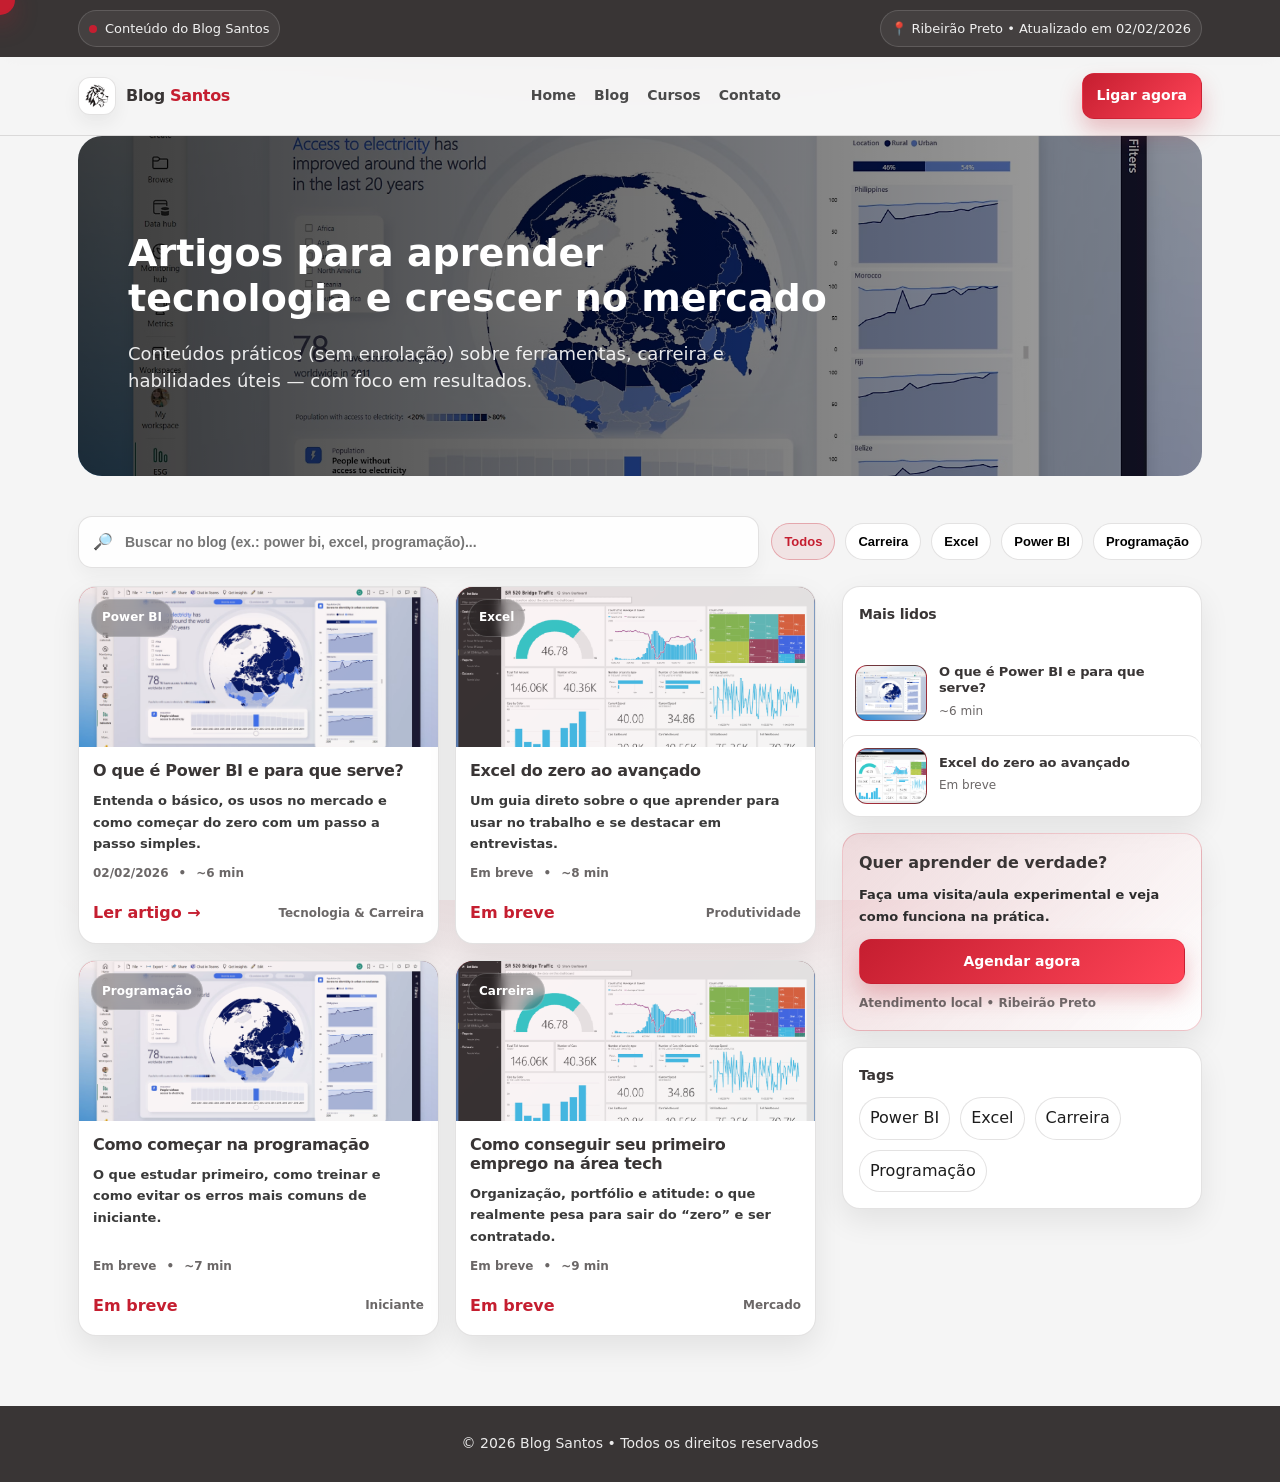
<file: index.html>
<!doctype html>
<html lang="pt-BR">
<head>
  <meta charset="utf-8" />
  <meta name="viewport" content="width=device-width, initial-scale=1" />
  <meta name="theme-color" content="#c51e30" />
  <link rel="stylesheet" href="assets/css/style.css">

  <title>Blog Santos — Artigos</title>
  <meta name="description" content="Blog Santos: artigos sobre tecnologia, carreira e ferramentas como Excel, Power BI e programação." />

  <meta property="og:type" content="website" />
  <meta property="og:locale" content="pt_BR" />
  <meta property="og:title" content="Blog Santos — Artigos" />
  <meta property="og:description" content="Conteúdos para aprender tecnologia, carreira e ferramentas do mercado." />
  <meta property="og:image" content="assets/img/blog/powerbi-hero.avif" />
  <meta name="twitter:card" content="summary_large_image" />

  <link rel="icon" type="image/png" href="assets/img/brand/logo-sg-preta.png" />

</head>

<body>
  <div class="topbar">
    <div class="container">
      <div class="topbar__row">
        <div class="pill"><span class="dot" aria-hidden="true"></span> Conteúdo do Blog Santos</div>
        <div class="pill">📍 Ribeirão Preto • Atualizado em 02/02/2026</div>
      </div>
    </div>
  </div>

  <header>
    <div class="container">
      <div class="nav">
        <a class="brand" href="index.html" aria-label="Ir para o início do blog">
          <img class="brand__logo" src="assets/img/brand/logo-sg-preta.png" alt="Santos Games" width="38" height="38" loading="eager" />
          <span>Blog <span style="color:var(--red)">Santos</span></span>
        </a>

        <nav class="menu" aria-label="Menu">
          <a href="index.html">Home</a>
          <a href="#artigos">Blog</a>
          <a href="#">Cursos</a>
          <a href="#">Contato</a>
        </nav>

        <a class="btn btn--primary" href="tel:+5516992578710">Ligar agora</a>
      </div>
    </div>
  </header>

  <main class="container">

    <section class="hero-blog">
      <div class="hero-overlay"></div>

      <div class="hero-content">
        <h1>Artigos para aprender tecnologia e crescer no mercado</h1>
        <p>
          Conteúdos práticos (sem enrolação) sobre ferramentas, carreira e habilidades úteis — com foco em resultados.
        </p>
      </div>
    </section>

    <div class="controls" aria-label="Busca e filtros">
      <div class="search" role="search">
        <span aria-hidden="true">🔎</span>
        <input id="searchInput" type="search" placeholder="Buscar no blog (ex.: power bi, excel, programação)..." autocomplete="off" />
      </div>

      <div class="filter" aria-label="Filtros">
        <button class="chip" data-filter="todos" aria-pressed="true" type="button">Todos</button>
        <button class="chip" data-filter="carreira" aria-pressed="false" type="button">Carreira</button>
        <button class="chip" data-filter="excel" aria-pressed="false" type="button">Excel</button>
        <button class="chip" data-filter="powerbi" aria-pressed="false" type="button">Power BI</button>
        <button class="chip" data-filter="programacao" aria-pressed="false" type="button">Programação</button>
      </div>
    </div>

    <div class="grid" id="artigos">
      <section aria-label="Lista de artigos">
        <div class="cards" id="cards">
          <article class="card" data-tags="powerbi carreira dados">
            <div class="card__thumb">
              <img src="assets/img/blog/powerbi-hero.avif" alt="Power BI" loading="lazy">
              <div class="badge">Power BI</div>
            </div>
            <div class="card__body">
              <h2 class="card__title">O que é Power BI e para que serve?</h2>
              <p class="card__desc">Entenda o básico, os usos no mercado e como começar do zero com um passo a passo simples.</p>
              <div class="card__meta">
                <span>02/02/2026</span><span>•</span><span>~6 min</span>
              </div>
              <div class="card__cta">
                <a href="post-powerbi.html">Ler artigo →</a>
                <span style="color:var(--muted);font-size:12px;font-weight:800;">Tecnologia & Carreira</span>
              </div>
            </div>
          </article>

          <article class="card" data-tags="excel carreira">
            <div class="card__thumb">
              <img src="assets/img/blog/powerbi-mobile.png" alt="Excel" loading="lazy">
              <div class="badge">Excel</div>
            </div>
            <div class="card__body">
              <h2 class="card__title">Excel do zero ao avançado</h2>
              <p class="card__desc">Um guia direto sobre o que aprender para usar no trabalho e se destacar em entrevistas.</p>
              <div class="card__meta">
                <span>Em breve</span><span>•</span><span>~8 min</span>
              </div>
              <div class="card__cta">
                <a href="#" onclick="return false;">Em breve</a>
                <span style="color:var(--muted);font-size:12px;font-weight:800;">Produtividade</span>
              </div>
            </div>
          </article>

          <article class="card" data-tags="programacao carreira">
            <div class="card__thumb">
              <img src="assets/img/blog/powerbi-hero.avif" alt="Programação" loading="lazy" style="filter:saturate(0.9) contrast(1.05);">
              <div class="badge">Programação</div>
            </div>
            <div class="card__body">
              <h2 class="card__title">Como começar na programação</h2>
              <p class="card__desc">O que estudar primeiro, como treinar e como evitar os erros mais comuns de iniciante.</p>
              <div class="card__meta">
                <span>Em breve</span><span>•</span><span>~7 min</span>
              </div>
              <div class="card__cta">
                <a href="#" onclick="return false;">Em breve</a>
                <span style="color:var(--muted);font-size:12px;font-weight:800;">Iniciante</span>
              </div>
            </div>
          </article>

          <article class="card" data-tags="carreira">
            <div class="card__thumb">
              <img src="assets/img/blog/powerbi-mobile.png" alt="Carreira" loading="lazy">
              <div class="badge">Carreira</div>
            </div>
            <div class="card__body">
              <h2 class="card__title">Como conseguir seu primeiro emprego na área tech</h2>
              <p class="card__desc">Organização, portfólio e atitude: o que realmente pesa para sair do “zero” e ser contratado.</p>
              <div class="card__meta">
                <span>Em breve</span><span>•</span><span>~9 min</span>
              </div>
              <div class="card__cta">
                <a href="#" onclick="return false;">Em breve</a>
                <span style="color:var(--muted);font-size:12px;font-weight:800;">Mercado</span>
              </div>
            </div>
          </article>
        </div>
      </section>

      <aside>
        <section class="side" aria-label="Mais lidos">
          <div class="side__pad">
            <h2 class="side__title">Mais lidos</h2>
          </div>

          <a class="mini" href="post-powerbi.html">
            <div class="mini__thumb">
              <img src="assets/img/blog/powerbi-hero.avif" alt="Power BI" loading="lazy">
            </div>
            <div>
              <strong>O que é Power BI e para que serve?</strong>
              <span>~6 min</span>
            </div>
          </a>

          <a class="mini" href="#" onclick="return false;">
            <div class="mini__thumb">
              <img src="assets/img/blog/powerbi-mobile.png" alt="Excel" loading="lazy">
            </div>
            <div>
              <strong>Excel do zero ao avançado</strong>
              <span>Em breve</span>
            </div>
          </a>
        </section>

        <section class="side cta" aria-label="Chamada para ação">
          <h2>Quer aprender de verdade?</h2>
          <p>Faça uma visita/aula experimental e veja como funciona na prática.</p>
          <a class="btn btn--primary" href="#">Agendar agora</a>
          <div style="margin-top:10px;font-size:12px;color:rgba(0,0,0,.55);font-weight:800;">
            Atendimento local • Ribeirão Preto
          </div>
        </section>

        <section class="side" aria-label="Tags">
          <div class="side__pad">
            <h2 class="side__title">Tags</h2>
            <div style="display:flex;flex-wrap:wrap;gap:10px;">
              <span class="pill" style="color:#1d1d1d;border-color:var(--border);background:#fff;">Power BI</span>
              <span class="pill" style="color:#1d1d1d;border-color:var(--border);background:#fff;">Excel</span>
              <span class="pill" style="color:#1d1d1d;border-color:var(--border);background:#fff;">Carreira</span>
              <span class="pill" style="color:#1d1d1d;border-color:var(--border);background:#fff;">Programação</span>
            </div>
          </div>
        </section>
      </aside>
    </div>
  </main>

  <footer>
    <div class="container">
      <div class="footer__row">
        <div>© 2026 Blog Santos • Todos os direitos reservados</div>
      </div>
    </div>
  </footer>

  <div class="custom-cursor">

    <span class="cursor-icon">→</span>

  </div>
  
  <script src="assets/js/main.js"></script>

</body>

</html>
</file>
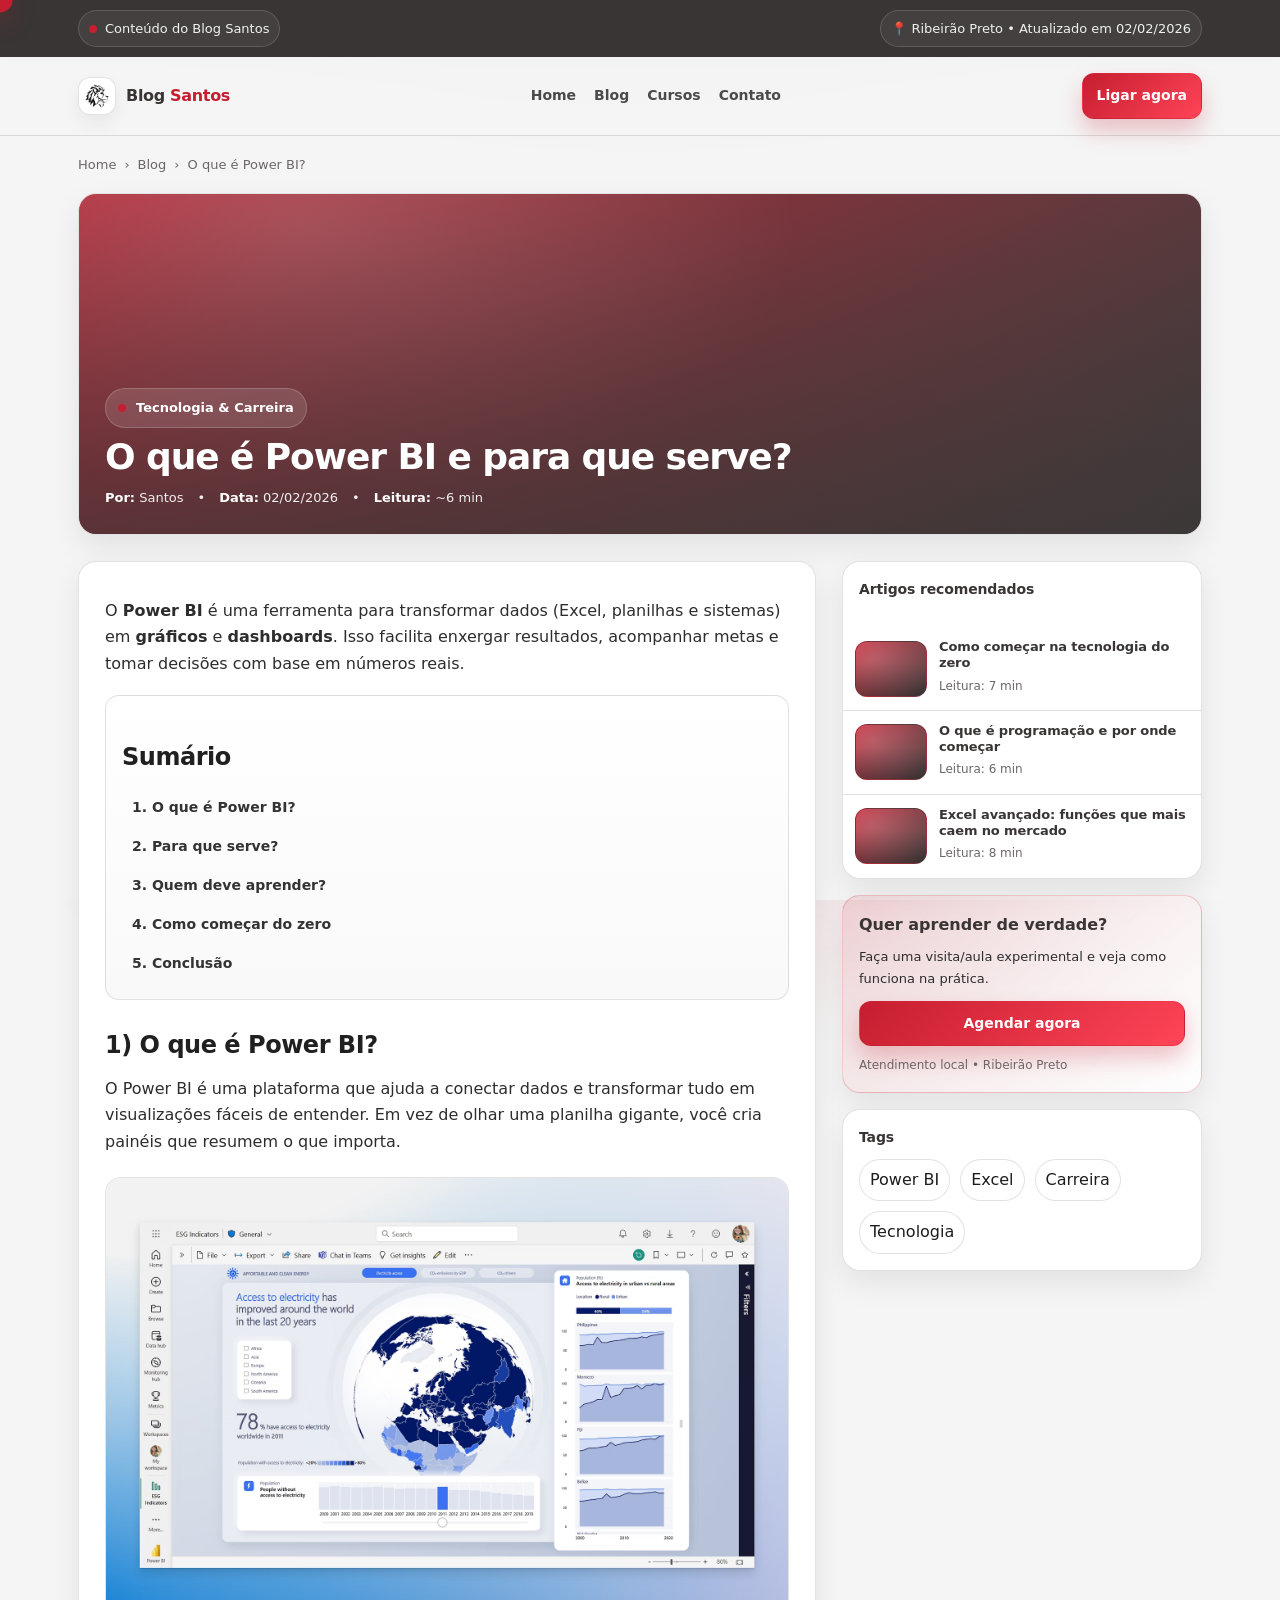
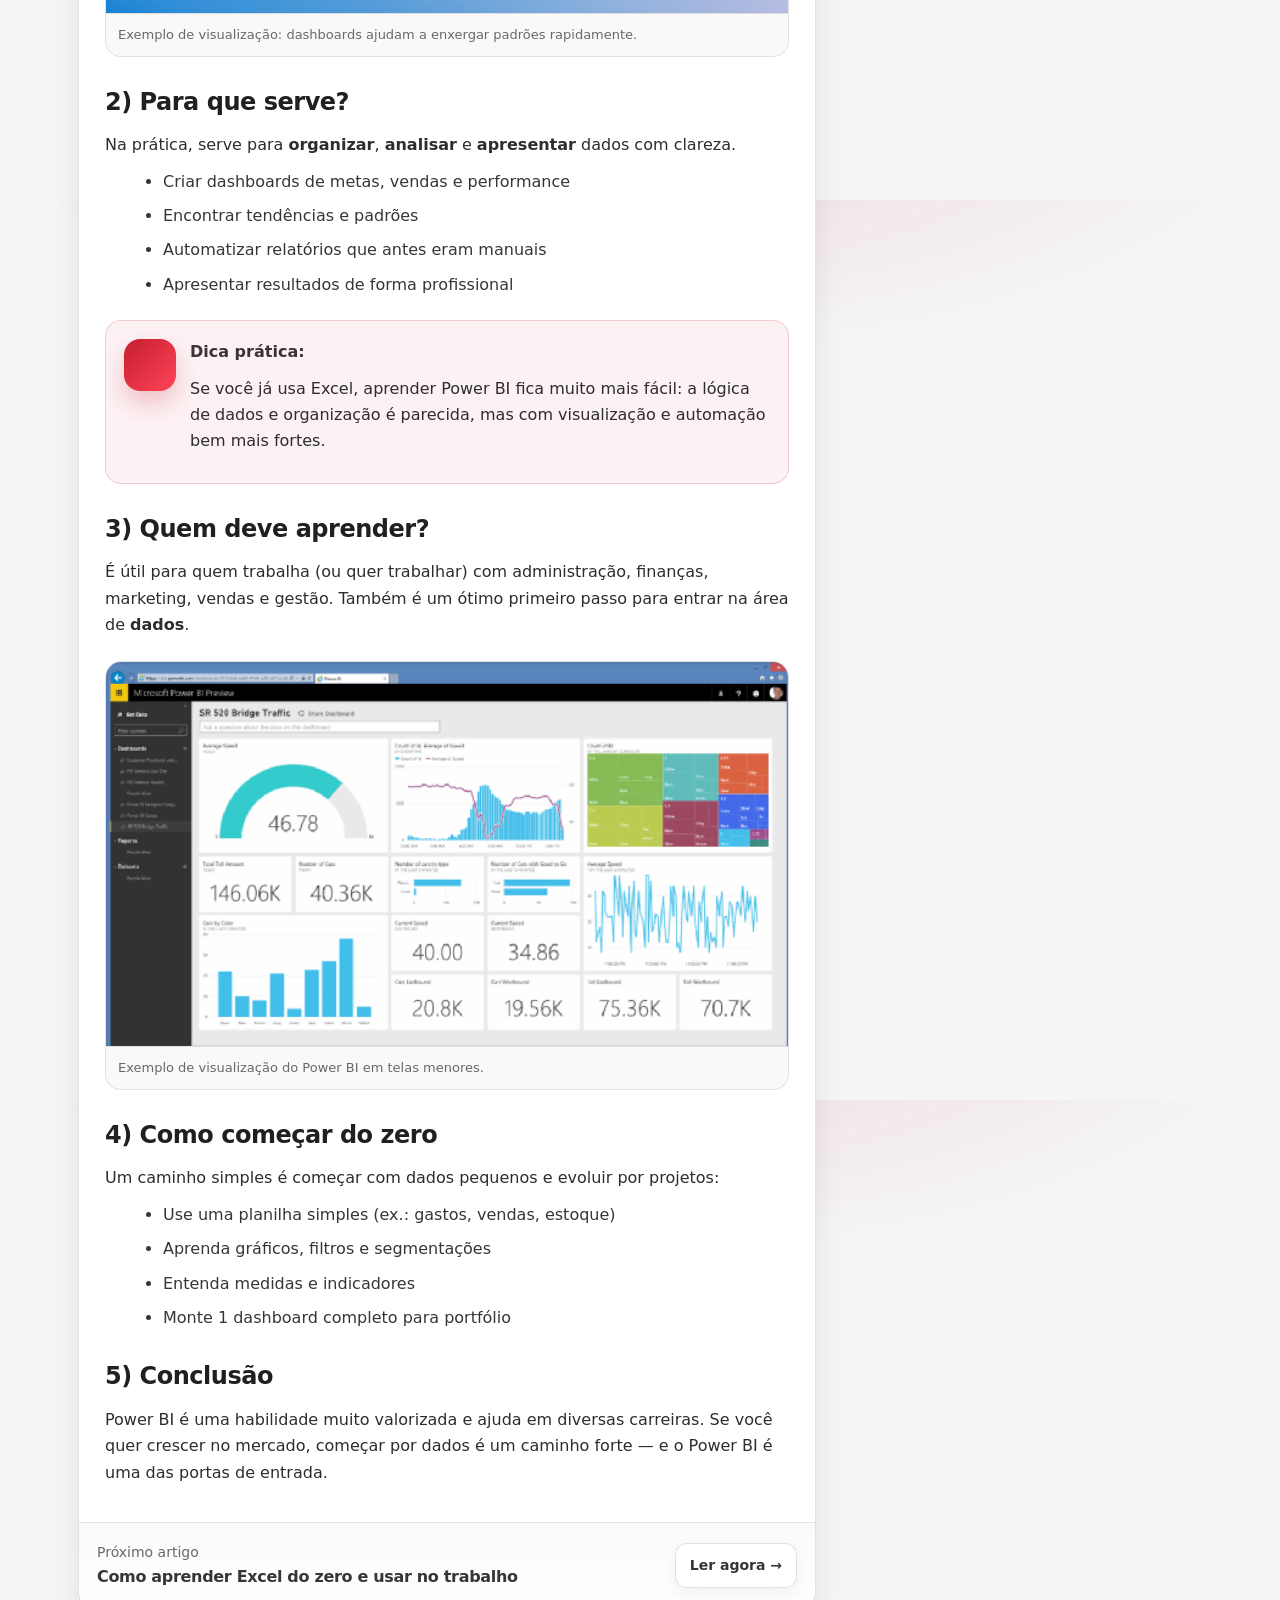
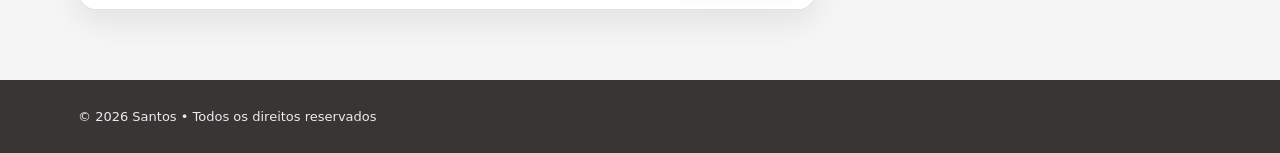
<file: post-powerbi.html>
<!doctype html>
<html lang="pt-BR">
<head>
  <meta charset="utf-8" />
  <meta name="viewport" content="width=device-width, initial-scale=1" />
  <meta name="theme-color" content="#c51e30" />
  <link rel="icon" type="image/png" href="assets/img/brand/logo-sg-preta.png" />
  <link rel="stylesheet" href="assets/css/post-powerbi.css">

  <title>Blog Santos — O que é Power BI?</title>
  <meta name="description" content="Entenda o que é Power BI, para que serve, como funciona e como começar — em um guia direto ao ponto." />

  <!-- Open Graph / Social (sem links externos) -->
  <meta property="og:type" content="article" />
  <meta property="og:locale" content="pt_BR" />
  <meta property="og:title" content="O que é Power BI? Para que serve e como funciona" />
  <meta property="og:description" content="Guia prático: conceitos, exemplos e primeiros passos no Power BI." />
  <!-- Troque pelo caminho da sua imagem local (ex.: assets/img/blog/powerbi-og.jpg) -->
  <meta property="og:image" content="assets/img/blog/powerbi-hero.avif" />
  <meta name="twitter:card" content="summary_large_image" />

</head>

<body>
  <!-- Barra superior -->
  <div class="topbar">
    <div class="container">
      <div class="topbar__row">
        <div class="pill"><span class="dot" aria-hidden="true"></span> Conteúdo do Blog Santos</div>
        <div class="pill">📍 Ribeirão Preto • Atualizado em 02/02/2026</div>
      </div>
    </div>
  </div>

  <!-- Navegação -->
  <header>
    <div class="container">
      <div class="nav">
        <a class="brand" href="index.html">
          <img class="brand__logo" src="assets/img/brand/logo-sg-preta.png" alt="Santos Games" width="38" height="38" loading="eager" />
          <span>Blog <span style="color:var(--red)">Santos</span></span>
        </a>

        <nav class="menu" aria-label="Menu">
          <a href="./index.html">Home</a>
          <a href="index.html#artigos">Blog</a>
          <a href="#">Cursos</a>
          <a href="#">Contato</a>
        </nav>

        <!-- Troque para seu telefone real (ex.: tel:+5516992578710) -->
        <a class="btn btn--primary" href="tel:+5516992578710">Ligar agora</a>
      </div>
    </div>
  </header>

  <main class="container">
    <!-- Breadcrumb -->
    <div class="crumbs" aria-label="Breadcrumb">
      <a href="index.html">Home</a> <span aria-hidden="true">›</span>
      <a href="index.html#artigos">Blog</a> <span aria-hidden="true">›</span>
      <span>O que é Power BI?</span>
    </div>

    <!-- Capa -->
    <section class="hero" aria-label="Capa do artigo">
      <div class="hero__cover">
        <div class="hero__content">
          <div class="kicker"><span class="dot" aria-hidden="true"></span> Tecnologia & Carreira</div>
          <h1>O que é Power BI e para que serve?</h1>
          <div class="meta">
            <span><strong>Por:</strong> Santos</span>
            <span aria-hidden="true">•</span>
            <span><strong>Data:</strong> 02/02/2026</span>
            <span aria-hidden="true">•</span>
            <span><strong>Leitura:</strong> ~6 min</span>
          </div>
        </div>
      </div>
    </section>

    <div class="grid">
      <!-- Artigo -->
      <article>
        <div class="article__inner">
          <p class="intro">
            O <strong>Power BI</strong> é uma ferramenta para transformar dados (Excel, planilhas e sistemas) em
            <strong>gráficos</strong> e <strong>dashboards</strong>. Isso facilita enxergar resultados, acompanhar metas e tomar decisões
            com base em números reais.
          </p>

          <nav class="toc" aria-label="Sumário do artigo">
            <h2>Sumário</h2>
            <a href="#o-que-e">1. O que é Power BI?</a>
            <a href="#para-que-serve">2. Para que serve?</a>
            <a href="#quem-deve-aprender">3. Quem deve aprender?</a>
            <a href="#como-comecar">4. Como começar do zero</a>
            <a href="#conclusao">5. Conclusão</a>
          </nav>

          <h2 id="o-que-e">1) O que é Power BI?</h2>
          <p>
            O Power BI é uma plataforma que ajuda a conectar dados e transformar tudo em visualizações fáceis de entender.
            Em vez de olhar uma planilha gigante, você cria painéis que resumem o que importa.
          </p>

          <figure class="figure">
  <img src="assets/img/blog/powerbi-hero.avif" alt="Exemplo de dashboard no Power BI" loading="lazy">
  <figcaption class="caption">Exemplo de visualização: dashboards ajudam a enxergar padrões rapidamente.</figcaption>
</figure>

          <h2 id="para-que-serve">2) Para que serve?</h2>
          <p>Na prática, serve para <strong>organizar</strong>, <strong>analisar</strong> e <strong>apresentar</strong> dados com clareza.</p>
          <ul>
            <li>Criar dashboards de metas, vendas e performance</li>
            <li>Encontrar tendências e padrões</li>
            <li>Automatizar relatórios que antes eram manuais</li>
            <li>Apresentar resultados de forma profissional</li>
          </ul>

          <div class="callout">
            <div class="callout__icon" aria-hidden="true"></div>
            <div>
              <strong>Dica prática:</strong>
              <p>
                Se você já usa Excel, aprender Power BI fica muito mais fácil: a lógica de dados e organização é parecida,
                mas com visualização e automação bem mais fortes.
              </p>
            </div>
          </div>

          <h2 id="quem-deve-aprender">3) Quem deve aprender?</h2>
          <p>
            É útil para quem trabalha (ou quer trabalhar) com administração, finanças, marketing, vendas e gestão.
            Também é um ótimo primeiro passo para entrar na área de <strong>dados</strong>.
          </p>

          <figure class="figure">
            <img src="assets/img/blog/powerbi-mobile.png" alt="Power BI em visualização mobile" loading="lazy">
            <figcaption class="caption">Exemplo de visualização do Power BI em telas menores.</figcaption>
          </figure>


          <h2 id="como-comecar">4) Como começar do zero</h2>
          <p>Um caminho simples é começar com dados pequenos e evoluir por projetos:</p>
          <ul>
            <li>Use uma planilha simples (ex.: gastos, vendas, estoque)</li>
            <li>Aprenda gráficos, filtros e segmentações</li>
            <li>Entenda medidas e indicadores</li>
            <li>Monte 1 dashboard completo para portfólio</li>
          </ul>

          <h2 id="conclusao">5) Conclusão</h2>
          <p>
            Power BI é uma habilidade muito valorizada e ajuda em diversas carreiras.
            Se você quer crescer no mercado, começar por dados é um caminho forte — e o Power BI é uma das portas de entrada.
          </p>
        </div>

        <div class="next">
          <div class="next__row">
            <div>
              <p class="next__label">Próximo artigo</p>
              <div class="next__title">Como aprender Excel do zero e usar no trabalho</div>
            </div>
            <a class="btn" href="#">Ler agora →</a>
          </div>
        </div>
      </article>

      <!-- Sidebar -->
      <aside>
        <section class="card" aria-label="Artigos recomendados">
          <div class="card__pad">
            <h2 class="card__title">Artigos recomendados</h2>
          </div>

          <a class="mini" href="#">
            <div class="thumb" aria-hidden="true"></div>
            <div>
              <strong>Como começar na tecnologia do zero</strong>
              <span>Leitura: 7 min</span>
            </div>
          </a>

          <a class="mini" href="#">
            <div class="thumb" aria-hidden="true"></div>
            <div>
              <strong>O que é programação e por onde começar</strong>
              <span>Leitura: 6 min</span>
            </div>
          </a>

          <a class="mini" href="#">
            <div class="thumb" aria-hidden="true"></div>
            <div>
              <strong>Excel avançado: funções que mais caem no mercado</strong>
              <span>Leitura: 8 min</span>
            </div>
          </a>
        </section>

        <section class="card cta" aria-label="Chamada para ação">
          <h3>Quer aprender de verdade?</h3>
          <p>Faça uma visita/aula experimental e veja como funciona na prática.</p>
          <a class="btn btn--primary" href="#">Agendar agora</a>
          <div style="margin-top:10px;font-size:12px;color:rgba(0,0,0,.55);">
            Atendimento local • Ribeirão Preto
          </div>
        </section>

        <section class="card" aria-label="Tags">
          <div class="card__pad">
            <h2 class="card__title">Tags</h2>
            <div style="display:flex;flex-wrap:wrap;gap:10px;">
              <span class="pill" style="color:#1d1d1d;border-color:var(--border);background:#fff;">Power BI</span>
              <span class="pill" style="color:#1d1d1d;border-color:var(--border);background:#fff;">Excel</span>
              <span class="pill" style="color:#1d1d1d;border-color:var(--border);background:#fff;">Carreira</span>
              <span class="pill" style="color:#1d1d1d;border-color:var(--border);background:#fff;">Tecnologia</span>
            </div>
          </div>
        </section>
      </aside>
    </div>
  </main>
  <div class="custom-cursor"><span class="cursor-icon">→</span></div>

  <script src="assets/js/main.js"></script>
  <footer>
    <div class="container">
      <div class="footer__row">
        <div>© 2026 Santos • Todos os direitos reservados</div>
      </div>
    </div>
  </footer>
</body>
</html>
</file>
<file: assets/css/style.css>
:root{
      --red:#c51e30;
      --dark:#393535;
      --bg:#f5f5f5;
      --white:#ffffff;
      --muted:#6b6767;
      --border:rgba(57,53,53,.14);
      --shadow: 0 12px 30px rgba(0,0,0,.08);
      --radius: 18px;
      --radius-sm: 12px;
      --max: 1160px;
    }

    *{ box-sizing:border-box; }
    html,body{ height:100%; }
    body{
      margin:0;
      font-family: system-ui, -apple-system, "Segoe UI", Roboto, Arial, sans-serif;
      color:var(--dark);
      background:
        radial-gradient(1200px 500px at 50% -120px, rgba(197,30,48,.14), transparent 55%),
        var(--bg);
      line-height:1.65;
      -webkit-font-smoothing: antialiased;
      text-rendering: optimizeLegibility;
    }
    a{ color:inherit; }
    img{ max-width:100%; display:block; }
    .container{ max-width:var(--max); margin:0 auto; padding:0 18px; }

    /* Topbar */
    .topbar{
      background: var(--dark);
      color: rgba(255,255,255,.92);
      font-size: 13px;
      padding: 10px 0;
    }
    .topbar__row{
      display:flex; align-items:center; justify-content:space-between; gap:12px; flex-wrap:wrap;
    }
    .pill{
      display:inline-flex; align-items:center; gap:8px;
      padding:7px 10px; border:1px solid rgba(255,255,255,.14);
      border-radius:999px; background: rgba(255,255,255,.06);
      white-space:nowrap;
    }
    .dot{ width:8px; height:8px; border-radius:999px; background:var(--red); display:inline-block; }

    /* Header */
    header{
      position: sticky; top: 0; z-index: 50;
      background: rgba(245,245,245,.88);
      backdrop-filter: blur(10px);
      border-bottom: 1px solid var(--border);
    }
    .nav{
      display:flex; align-items:center; justify-content:space-between; gap:12px;
      padding: 16px 0;
    }
    .brand{
      display:flex; align-items:center; gap:10px;
      font-weight: 900; letter-spacing:-0.02em; text-decoration:none;
    }
    .brand__logo{
      width:38px; height:38px; border-radius:12px; background:#fff;
      border:1px solid var(--border);
      box-shadow: 0 8px 18px rgba(0,0,0,.06);
      object-fit:contain; padding:6px;
    }
    .menu{
      display:flex; align-items:center; gap:18px;
      font-weight: 700; font-size: 14px; color:#2c2c2c;
    }
    .menu a{ text-decoration:none; opacity:.85; }
    .menu a:hover{ opacity:1; }

    .btn{
      display:inline-flex; align-items:center; justify-content:center; gap:10px;
      padding:10px 14px; border-radius:12px;
      border:1px solid var(--border); background: var(--white);
      box-shadow: 0 8px 18px rgba(0,0,0,.05);
      font-weight: 800; font-size: 14px; text-decoration:none;
    }
    .btn--primary{
      border-color: rgba(197,30,48,.25);
      background: linear-gradient(135deg, var(--red), #ff4457);
      color:#fff; box-shadow: 0 12px 22px rgba(197,30,48,.25);
    }

    /* Hero */
 /* =========================
   HERO BLOG COM IMAGEM
   ========================= */

    .hero-blog {
      position: relative;
      width: 100%;
      min-height: 340px;
      border-radius: 24px;
      overflow: hidden;
      display: flex;
      align-items: center;
      padding: 60px 50px;
      margin-bottom: 40px;

      background-image: url('../img/blog/powerbi-hero.avif'); /* troque pela imagem que quiser */
      background-size: cover;
      background-position: center;
      background-repeat: no-repeat;
    }

    .hero-overlay {
      position: absolute;
      inset: 0;
      background: linear-gradient(
        90deg,
        rgba(0, 0, 0, 0.75) 0%,
        rgba(0, 0, 0, 0.55) 50%,
        rgba(0, 0, 0, 0.35) 100%
      );
    }

    .hero-content {
      position: relative;
      max-width: 700px;
      color: #ffffff;
      z-index: 2;
    }

    .hero-content h1 {
      font-size: 38px;
      font-weight: 700;
      line-height: 1.2;
      margin-bottom: 18px;
    }

    .hero-content p {
      font-size: 18px;
      opacity: 0.9;
      line-height: 1.5;
    }

    /* Responsividade */

    @media (max-width: 992px) {
      .hero-blog {
        padding: 40px 30px;
        min-height: 280px;
      }

      .hero-content h1 {
        font-size: 28px;
      }

      .hero-content p {
        font-size: 16px;
      }
    }

    @media (max-width: 576px) {
      .hero-blog {
        padding: 30px 20px;
        min-height: 240px;
      }

      .hero-content h1 {
        font-size: 22px;
      }

      .hero-content p {
        font-size: 14px;
      }
    }


    /* Controls */
    .controls{
      display:flex; gap:12px; flex-wrap:wrap;
      align-items:center; justify-content:space-between;
      margin: 16px 0 18px;
    }
    .search{
      flex: 1 1 320px;
      display:flex; align-items:center; gap:10px;
      padding: 12px 14px;
      border:1px solid var(--border);
      background: rgba(255,255,255,.88);
      border-radius: 14px;
      box-shadow: 0 8px 18px rgba(0,0,0,.04);
    }
    .search input{
      width:100%;
      border:0;
      outline:0;
      background: transparent;
      font-size: 14px;
      font-weight: 600;
      color: var(--dark);
    }
    .filter{
      flex: 0 0 auto;
      display:flex; gap:10px; flex-wrap:wrap;
    }
    .chip{
      padding: 10px 12px;
      border-radius: 999px;
      border:1px solid var(--border);
      background:#fff;
      font-weight: 800;
      font-size: 13px;
      cursor:pointer;
      user-select:none;
    }
    .chip[aria-pressed="true"]{
      border-color: rgba(197,30,48,.30);
      background: rgba(197,30,48,.08);
      color: var(--red);
    }

    /* Layout */
    .grid{
      display:grid;
      grid-template-columns: 1fr 360px;
      gap: 26px;
      align-items:start;
      padding-bottom: 40px;
    }

    /* Cards */
    .cards{
      display:grid;
      grid-template-columns: repeat(2, minmax(0,1fr));
      gap: 16px;
    }
    .card{
      background:#fff;
      border:1px solid var(--border);
      border-radius: var(--radius);
      overflow:hidden;
      box-shadow: var(--shadow);
      display:flex;
      flex-direction:column;
      min-height: 100%;
    }
    .card__thumb{
      height: 160px;
      background: linear-gradient(135deg, rgba(197,30,48,.95), rgba(57,53,53,.95));
      position:relative;
      overflow:hidden;
    }
    .card__thumb img{
      width:100%;
      height:100%;
      object-fit:cover;
      display:block;
      opacity:.95;
    }
    .badge{
      position:absolute;
      left:12px; top:12px;
      padding:8px 10px;
      border-radius:999px;
      background: rgba(0, 0, 0, 0.288);
      border:1px solid rgba(255,255,255,.20);
      color:#fff;
      font-weight: 900;
      font-size: 12px;
      backdrop-filter: blur(6px);
    }
    .card__body{
      padding: 14px 14px 16px;
      display:flex;
      flex-direction:column;
      gap: 10px;
      flex: 1;
    }
    .card__title{
      margin:0;
      font-size: 16px;
      letter-spacing:-0.02em;
      line-height:1.2;
    }
    .card__desc{
      margin:0;
      color:#3a3a3a;
      font-size: 13px;
      font-weight: 600;
    }
    .card__meta{
      margin-top:auto;
      display:flex;
      gap:10px;
      flex-wrap:wrap;
      color: var(--muted);
      font-size: 12px;
      font-weight: 700;
    }
    .card__cta{
      display:flex;
      align-items:center;
      justify-content:space-between;
      gap:10px;
      margin-top: 6px;
    }
    .card__cta a{
      text-decoration:none;
      font-weight: 900;
      color: var(--red);
    }

    /* Sidebar */
    aside{ display:flex; flex-direction:column; gap: 16px; }
    .side{
      background:#fff;
      border:1px solid var(--border);
      border-radius: var(--radius);
      box-shadow: var(--shadow);
      overflow:hidden;
    }
    .side__pad{ padding: 16px; }
    .side__title{ margin:0 0 10px; font-size: 14px; letter-spacing:-.01em; }

    .mini{
      display:grid;
      grid-template-columns: 72px 1fr;
      gap: 12px;
      padding: 12px;
      border-top: 1px solid var(--border);
      text-decoration:none;
      align-items:center;
    }
    .mini:first-of-type{ border-top:none; }
    .mini__thumb{
      width:72px; height:56px;
      border-radius: 12px;
      border:1px solid var(--border);
      overflow:hidden;
      background: linear-gradient(135deg, rgba(197,30,48,.95), rgba(57,53,53,.95));
    }
    .mini__thumb img{ width:100%; height:100%; object-fit:cover; }
    .mini strong{ display:block; font-size: 13px; line-height:1.25; letter-spacing:-.01em; }
    .mini span{ font-size:12px; color: var(--muted); }

    .cta{
      padding: 16px;
      background: linear-gradient(135deg, rgba(197,30,48,.12), rgba(255,255,255,.92));
      border: 1px solid rgba(197,30,48,.22);
    }
    .cta h2{ margin:0 0 8px; font-size: 16px; }
    .cta p{ margin:0 0 12px; font-size: 13px; color:#2d2d2d; font-weight: 600; }
    .cta .btn{ width:100%; }

    /* Footer */
    
    footer{
      margin-top: 30px;
      background: var(--dark);
      color: rgba(255,255,255,.90);
      padding: 26px 0;
    }
    .footer__row{
    display: flex;
    justify-content: center;
    align-items: center;
    text-align: center;
    font-size: 14px;
    }

    @media (max-width: 980px){
      .grid{ grid-template-columns: 1fr; }
      .menu{ display:none; }
      .hero h1{ font-size: 26px; }
      .cards{ grid-template-columns: 1fr; }
    }

    .card{

        transition: all 0.3s ease;

    }

    .card:hover{

        transform: translateY(-8px);
        box-shadow: 0 20px 40px rgba(0,0,0,0.15);

    }

    .card{
  transition: transform 0.35s ease, box-shadow 0.35s ease;
  cursor: pointer;
}

.card:hover{
  transform: scale(1.02);
  box-shadow: 0 25px 50px rgba(197,30,48,0.25);
}

.card img{
  transition: transform 0.4s ease;
}

.card:hover img{
  transform: scale(1.05);
}

.card{
  transition: all 0.3s ease;
  cursor: pointer;
}

.card:hover{
  transform: translateY(-8px);
  box-shadow: 0 20px 40px rgba(197,30,48,0.25);
}

.card img{
  transition: transform 0.4s ease;
}

.card:hover img{
  transform: scale(1.05);
}

.card{
  position: relative;
  overflow: hidden;
}

/* === Animação da lista "Mais lidos" === */
.mini{
  position: relative;
  display: grid;
  grid-template-columns: 72px 1fr;
  gap: 12px;
  padding: 12px;
  border-top: 1px solid var(--border);
  text-decoration: none;
  align-items: center;

  border-radius: 14px;
  transition: transform .25s ease, background-color .25s ease, box-shadow .25s ease;
}

.mini:hover{
  transform: translateX(6px);
  background: rgba(197,30,48,.06);
  box-shadow: 0 14px 28px rgba(0,0,0,.08);
}

/* Barrinha vermelha que aparece na esquerda */
.mini::before{
  content:"";
  position:absolute;
  left: 0;
  top: 10px;
  bottom: 10px;
  width: 0;
  border-radius: 999px;
  background: var(--red);
  transition: width .25s ease;
}

.mini:hover::before{
  width: 4px;
}

/* Thumb com zoom suave */
.mini__thumb{
  transition: transform .25s ease, box-shadow .25s ease;
}

.mini:hover .mini__thumb{
  transform: scale(1.05);
  box-shadow: 0 10px 22px rgba(0,0,0,.12);
}

/* Título muda de cor */
.mini strong{
  transition: color .25s ease;
}

.mini:hover strong{
  color: var(--red);
}

.custom-cursor{
  width: 18px;
  height: 18px;
  border: 2px solid #c51e30;
  border-radius: 50%;
  position: fixed;
  left: 0;
  top: 0;
  pointer-events: none;
  z-index: 9999;

  transform: translate(-50%, -50%);
  display: flex;
  align-items: center;
  justify-content: center;

  transition: 
    width .2s ease,
    height .2s ease,
    background-color .2s ease,
    border .2s ease;
}



.custom-cursor{
  width: 28px;
  height: 28px;
  background: #c51e30; /* sempre vermelha */
  border-radius: 50%;
  position: fixed;
  left: 0;
  top: 0;
  pointer-events: none;
  z-index: 9999;

  transform: translate(-50%, -50%);
  display: flex;
  align-items: center;
  justify-content: center;

  transition: 
    width .2s ease,
    height .2s ease,
    background-color .2s ease;
}

/* seta padrão (pequena) */
.cursor-icon{
  font-size: 12px;
    color: rgba(255, 255, 255, 0); /* branca quando pequena */
  transition: color .2s ease, transform .2s ease;
}

/* quando passa no card */
.custom-cursor.active{
  width: 42px;
  height: 42px;
  background: #c51e30; /* continua vermelha */
}

/* seta preta quando grande */
.custom-cursor.active .cursor-icon{
  color: black;
  font-size: 20px;
  transform: scale(1.1);
}

::selection {
  background: #c51e30; /* vermelho Santos */
  color: #ffffff;      /* cor do texto selecionado */
}

::-moz-selection {
  background: #c51e30;
  color: #ffffff;
}




/* Cursor custom (bolinha com delay via JS) */

.custom-cursor{
  width: 30px;
  height: 30px;
  background:#c51e30;
  border-radius:999px;
  position:fixed;
  left:0;
  top:0;
  pointer-events:none;
  z-index:9999;
  transform:translate(-50%, -50%);
  display:flex;
  align-items:center;
  justify-content:center;
  transition: width .2s ease, height .2s ease;
  box-shadow: 0 10px 24px rgba(197,30,48,.25);
}

.custom-cursor.active{
  width:42px;
  height:42px;
}

.custom-cursor.active .cursor-icon{
  color:#ffffff;
  font-size:25px;
  transform: translateX(1px) scale(1.05);
}

/* Em telas touch, mantém cursor normal */
@media (hover: none){
  body{ cursor:auto; }
  .custom-cursor{ display:none; }
}
</file>
<file: assets/css/post-powerbi.css>
:root{
      --red:#c51e30;
      --dark:#393535;
      --bg:#f5f5f5;
      --white:#ffffff;
      --muted:#6b6767;
      --border:rgba(57,53,53,.14);
      --shadow: 0 12px 30px rgba(0,0,0,.08);
      --radius: 18px;
      --radius-sm: 12px;
      --max: 1160px;
    }

    /* Reset básico */
    *{ box-sizing:border-box; }
    html,body{ height:100%; }
    body{
      margin:0;
      font-family: system-ui, -apple-system, "Segoe UI", Roboto, Arial, sans-serif;
      color:var(--dark);
      background:
        radial-gradient(1200px 500px at 50% -120px, rgba(197,30,48,.14), transparent 55%),
        var(--bg);
      line-height:1.65;
      -webkit-font-smoothing: antialiased;
      text-rendering: optimizeLegibility;
    }
    a{ color:inherit; }
    img{ max-width:100%; display:block; }
    .container{ max-width:var(--max); margin:0 auto; padding:0 18px; }

    /* Topbar */
    .topbar{
      background: var(--dark);
      color: rgba(255,255,255,.92);
      font-size: 13px;
      padding: 10px 0;
    }
    .topbar__row{
      display:flex;
      align-items:center;
      justify-content:space-between;
      gap: 12px;
      flex-wrap:wrap;
    }
    .pill{
      display:inline-flex;
      align-items:center;
      gap:8px;
      padding:7px 10px;
      border:1px solid rgba(255,255,255,.14);
      border-radius:999px;
      background: rgba(255,255,255,.06);
      white-space:nowrap;
    }
    .dot{
      width:8px;height:8px;border-radius:999px;background:var(--red);
      display:inline-block;
    }

    /* Header */
    header{
      position: sticky;
      top: 0;
      z-index: 50;
      background: rgba(245,245,245,.88);
      backdrop-filter: blur(10px);
      border-bottom: 1px solid var(--border);
    }
    .nav{
      display:flex;
      align-items:center;
      justify-content:space-between;
      gap: 12px;
      padding: 16px 0;
    }
    .brand{
      display:flex;
      align-items:center;
      gap: 10px;
      font-weight: 900;
      letter-spacing: -0.02em;
      text-decoration:none;
    }
    .brand__badge{
      width: 38px;
      height: 38px;
      border-radius: 12px;
      background: linear-gradient(135deg, var(--red), #ff5b6a);
      box-shadow: 0 10px 25px rgba(197,30,48,.25);
    }
    .menu{
      display:flex;
      align-items:center;
      gap: 18px;
      font-weight: 700;
      font-size: 14px;
      color:#2c2c2c;
    }
    .menu a{ text-decoration:none; opacity:.85; }
    .menu a:hover{ opacity:1; }

    .btn{
      display:inline-flex;
      align-items:center;
      justify-content:center;
      gap: 10px;
      padding: 10px 14px;
      border-radius: 12px;
      border:1px solid var(--border);
      background: var(--white);
      box-shadow: 0 8px 18px rgba(0,0,0,.05);
      font-weight: 800;
      font-size: 14px;
      text-decoration:none;
    }
    .btn--primary{
      border-color: rgba(197,30,48,.25);
      background: linear-gradient(135deg, var(--red), #ff4457);
      color: #fff;
      box-shadow: 0 12px 22px rgba(197,30,48,.25);
    }

    /* Breadcrumb */
    .crumbs{
      padding: 18px 0 0;
      color: var(--muted);
      font-size: 13px;
      display:flex;
      gap: 8px;
      flex-wrap: wrap;
    }
    .crumbs a{ color: var(--muted); text-decoration:none; }
    .crumbs a:hover{ color: var(--dark); }

    /* Hero */
    .hero{
      margin: 18px 0 26px;
      border-radius: var(--radius);
      overflow: hidden;
      box-shadow: var(--shadow);
      border:1px solid var(--border);
      background: var(--white);
    }
    .hero__cover{
      position: relative;
      height: 340px;

      /* 1) Troque para uma imagem local (recomendado) */
      background-image: url("assets/img/blog/powerbi-hero.avif");

      /* 2) Fallback elegante (sem depender de nada externo) */
      background:
        linear-gradient(0deg, rgba(57,53,53,.70), rgba(57,53,53,.15)),
        radial-gradient(900px 500px at 20% 10%, rgba(255,255,255,.20), transparent 55%),
        linear-gradient(135deg, rgba(197,30,48,.95), rgba(57,53,53,.95));
      background-size: cover;
      background-position: center;
    }
    .hero__content{
      position:absolute;
      inset: 0;
      display:flex;
      flex-direction: column;
      justify-content:flex-end;
      padding: 26px;
      gap: 10px;
      color: #fff;
    }
    .kicker{
      display:inline-flex;
      align-items:center;
      gap: 10px;
      padding: 8px 12px;
      border-radius: 999px;
      background: rgba(255,255,255,.12);
      border: 1px solid rgba(255,255,255,.18);
      width: fit-content;
      font-size: 13px;
      font-weight: 800;
    }
    .hero h1{
      margin:0;
      font-size: 36px;
      letter-spacing: -0.03em;
      line-height: 1.08;
      max-width: 760px;
    }
    .meta{
      display:flex;
      gap: 14px;
      flex-wrap: wrap;
      font-size: 13px;
      color: rgba(255,255,255,.92);
    }
    .meta strong{ color:#fff; }

    /* Grid */
    .grid{
      display:grid;
      grid-template-columns: 1fr 360px;
      gap: 26px;
      align-items:start;
      padding-bottom: 40px;
    }

    /* Article */
    article{
      background: var(--white);
      border: 1px solid var(--border);
      border-radius: var(--radius);
      box-shadow: var(--shadow);
      overflow: hidden;
    }
    .article__inner{ padding: 26px; }

    .intro{
      font-size: 16px;
      color: #2a2a2a;
      margin: 0;
    }

    .toc{
      margin: 18px 0 22px;
      padding: 16px;
      border-radius: 14px;
      border: 1px solid var(--border);
      background: linear-gradient(180deg, #fff, rgba(245,245,245,.6));
    }
    .toc h2{
      margin: 0 0 10px;
      font-size: 14px;
      color: var(--dark);
      letter-spacing:-.01em;
    }
    .toc a{
      display:block;
      padding: 8px 10px;
      border-radius: 10px;
      color: #333;
      font-size: 14px;
      font-weight: 700;
      text-decoration:none;
    }
    .toc a:hover{
      background: rgba(197,30,48,.08);
      color: var(--red);
    }

    .article__inner h2{
      margin: 26px 0 10px;
      font-size: 24px;
      letter-spacing: -0.02em;
      color:#202020;
    }
    .article__inner p{ margin: 10px 0; color:#2d2d2d; }
    .article__inner ul{ margin: 10px 0 10px 18px; }
    .article__inner li{ margin: 8px 0; }

    .callout{
      margin: 22px 0;
      padding: 18px;
      border-radius: 16px;
      border: 1px solid rgba(197,30,48,.18);
      background: rgba(197,30,48,.06);
      display:grid;
      grid-template-columns: 52px 1fr;
      gap: 14px;
      align-items:start;
    }
    .callout__icon{
      width: 52px; height: 52px;
      border-radius: 16px;
      background: linear-gradient(135deg, var(--red), #ff4457);
      box-shadow: 0 12px 22px rgba(197,30,48,.22);
    }
    .callout strong{ display:block; margin-bottom:4px; }

    .img-block{
      margin: 22px 0;
      border-radius: 16px;
      overflow:hidden;
      border:1px solid var(--border);

      /* Se você preferir imagem local dentro do artigo:
         coloque <img src="assets/img/blog/powerbi-dashboard.jpg" ...> no HTML e remova este background. */
      background:
        linear-gradient(0deg, rgba(57,53,53,.30), rgba(57,53,53,.08)),
        radial-gradient(700px 300px at 30% 20%, rgba(255,255,255,.25), transparent 60%),
        linear-gradient(135deg, rgba(57,53,53,.90), rgba(197,30,48,.90));
      height: 260px;
    }
    .caption{
      padding: 10px 12px;
      font-size: 13px;
      color: var(--muted);
      background: rgba(245,245,245,.6);
      border-top: 1px solid var(--border);
    }

    .next{
      padding: 18px;
      border-top: 1px solid var(--border);
      background: linear-gradient(180deg, rgba(245,245,245,.5), #fff);
    }
    .next__row{
      display:flex;
      align-items:center;
      justify-content:space-between;
      gap: 14px;
      flex-wrap: wrap;
    }
    .next__label{ margin:0; font-size:14px; color:var(--muted); }
    .next__title{ font-weight: 900; letter-spacing:-.02em; }
    .next a:hover{ border-color: rgba(197,30,48,.30); color: var(--red); }

    /* Sidebar */
    aside{ display:flex; flex-direction:column; gap: 16px; }

    .card{
      background: var(--white);
      border: 1px solid var(--border);
      border-radius: var(--radius);
      box-shadow: var(--shadow);
      overflow:hidden;
    }
    .card__pad{ padding: 16px; }
    .card__title{
      margin:0 0 10px;
      font-size:14px;
      color: var(--dark);
      letter-spacing:-.01em;
    }

    .mini{
      display:grid;
      grid-template-columns: 72px 1fr;
      gap: 12px;
      padding: 12px;
      border-top: 1px solid var(--border);
      align-items:center;
      text-decoration:none;
    }
    .mini:first-of-type{ border-top:none; }

    .thumb{
      width: 72px;
      height: 56px;
      border-radius: 12px;
      overflow:hidden;
      border: 1px solid var(--border);
      background:
        linear-gradient(135deg, rgba(197,30,48,.95), rgba(57,53,53,.95));
      position: relative;
    }
    /* Você pode substituir essas "thumbs" por imagens locais, por exemplo:
       <img src="assets/img/blog/thumb-excel.jpg" alt="..." />
       Se fizer isso, apague o pseudo-elemento abaixo. */
    .thumb::after{
      content:"";
      position:absolute;
      inset:0;
      background:
        radial-gradient(120px 80px at 25% 30%, rgba(255,255,255,.22), transparent 65%),
        linear-gradient(180deg, transparent 40%, rgba(0,0,0,.28));
    }

    .mini strong{
      display:block;
      font-size: 13px;
      line-height: 1.25;
      letter-spacing: -0.01em;
    }
    .mini span{
      font-size: 12px;
      color: var(--muted);
    }

    .cta{
      padding: 16px;
      background: linear-gradient(135deg, rgba(197,30,48,.12), rgba(255,255,255,.92));
      border: 1px solid rgba(197,30,48,.22);
    }
    .cta h3{ margin:0 0 8px; font-size:16px; }
    .cta p{ margin:0 0 12px; color:#2d2d2d; font-size:13px; }
    .cta .btn{ width: 100%; }

    /* Footer */
    footer{
      margin-top: 30px;
      background: var(--dark);
      color: rgba(255,255,255,.90);
      padding: 26px 0;
    }
    .footer__row{
      display:flex;
      justify-content:space-between;
      align-items:center;
      gap: 14px;
      flex-wrap: wrap;
      font-size: 13px;
    }

    /* Mobile */
    @media (max-width: 980px){
      .grid{ grid-template-columns: 1fr; }
      .hero__content{ padding: 18px; }
      .hero h1{ font-size: 28px; }
      .menu{ display:none; }
      .hero__cover{ height: 300px; }
    }
  
    /* Logo no header */
    .brand__logo{
      width:38px;
      height:38px;
      border-radius:12px;
      background:#fff;
      border:1px solid var(--border);
      box-shadow: 0 8px 18px rgba(0,0,0,.06);
      object-fit:contain;
      padding:6px;
    }

    /* Figuras com imagem + legenda */
    .figure{
      margin:22px 0;
      border-radius:16px;
      overflow:hidden;
      border:1px solid var(--border);
      background:#fff;
    }
    .figure img{
      width:100%;
      height:auto;
      display:block;
    }
    
::selection {
  background: #c51e30; /* vermelho Santos */
  color: #ffffff;      /* cor do texto selecionado */
}

::-moz-selection {
  background: #c51e30;
  color: #ffffff;
}

.custom-cursor{
  width: 18px;
  height: 18px;
  border: 2px solid #c51e30;
  border-radius: 50%;
  position: fixed;
  left: 0;
  top: 0;
  pointer-events: none;
  z-index: 9999;

  transform: translate(-50%, -50%);
  display: flex;
  align-items: center;
  justify-content: center;

  transition: 
    width .2s ease,
    height .2s ease,
    background-color .2s ease,
    border .2s ease;
}



.custom-cursor{
  width: 28px;
  height: 28px;
  background: #c51e30; /* sempre vermelha */
  border-radius: 50%;
  position: fixed;
  left: 0;
  top: 0;
  pointer-events: none;
  z-index: 9999;

  transform: translate(-50%, -50%);
  display: flex;
  align-items: center;
  justify-content: center;

  transition: 
    width .2s ease,
    height .2s ease,
    background-color .2s ease;
}

/* seta padrão (pequena) */
.cursor-icon{
  font-size: 12px;
    color: rgba(255, 255, 255, 0); /* branca quando pequena */
  transition: color .2s ease, transform .2s ease;
}

/* quando passa no card */
.custom-cursor.active{
  width: 42px;
  height: 42px;
  background: #c51e30; /* continua vermelha */
}

/* seta preta quando grande */
.custom-cursor.active .cursor-icon{
  color: black;
  font-size: 20px;
  transform: scale(1.1);
}



/* Cursor custom (bolinha com delay via JS) */


.custom-cursor{
  width:25px;
  height:25px;
  background:#c51e30;
  border-radius:999px;
  position:fixed;
  left:0;
  top:0;
  pointer-events:none;
  z-index:9999;
  transform:translate(-50%, -50%);
  display:flex;
  align-items:center;
  justify-content:center;
  transition: width .2s ease, height .2s ease;
  box-shadow: 0 10px 24px rgba(197,30,48,.25);
}

.custom-cursor.active{
  width:42px;
  height:42px;
}

.custom-cursor.active .cursor-icon{
  color:#ffffff;
  font-size:25px;
  transform: translateX(1px) scale(1.05);
}

/* Em telas touch, mantém cursor normal */
@media (hover: none){
  body{ cursor:auto; }
  .custom-cursor{ display:none; }
}
</file>
